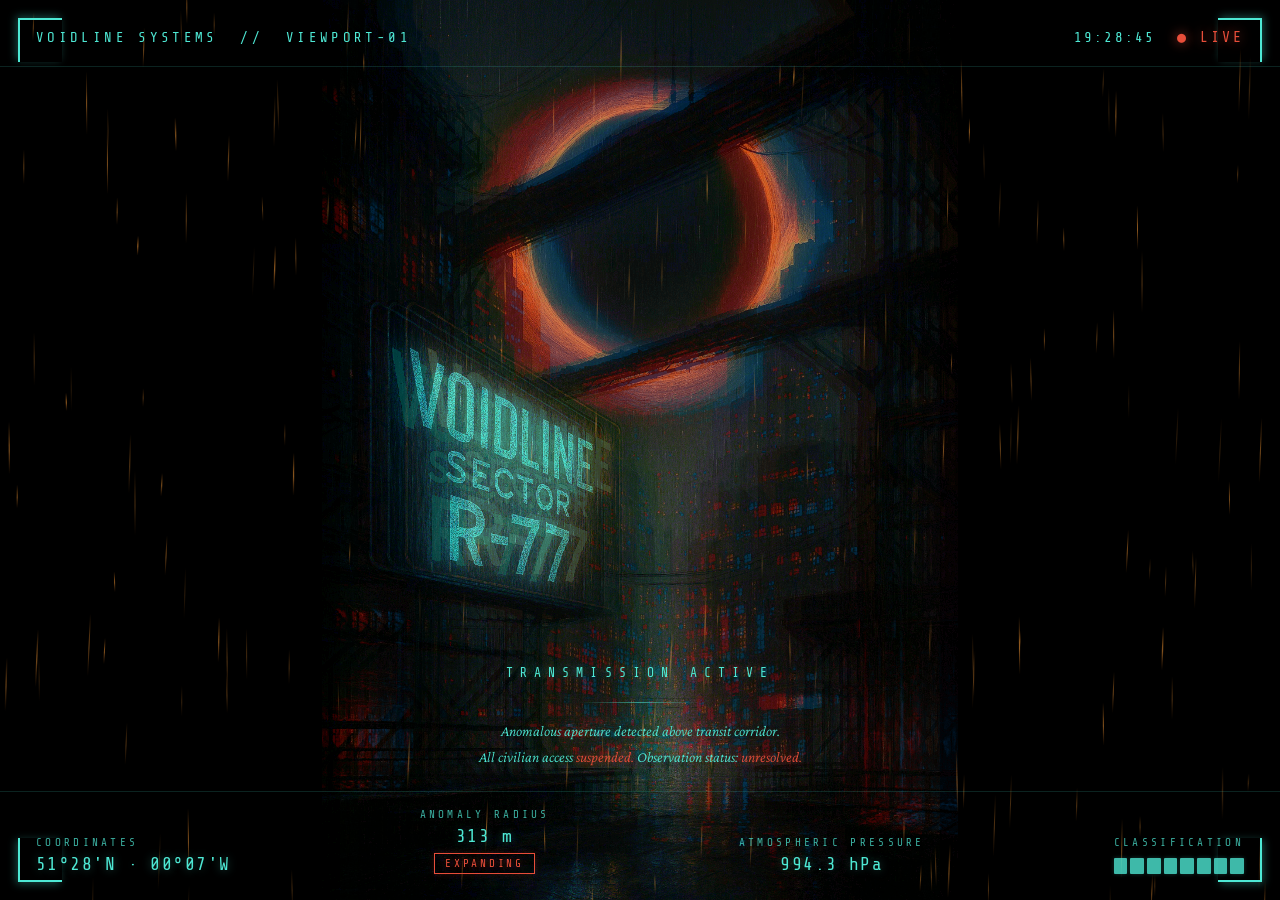
<file: index.html>
<!DOCTYPE html>
<html lang="en">
<head>
<meta charset="UTF-8"/>
<meta name="viewport" content="width=device-width, initial-scale=1.0"/>
<title>VOIDLINE / SECTOR R-77</title>
<style>
/* ── Fonts ──
   Served from this site, never from a font service: opening the page
   contacts nobody else. These are the exact files Google Fonts served
   (same bytes, from the fontsource 5.3.0 packages) with the same latin
   unicode-range, so nothing looks different. Licences in fonts/. */
@font-face {
  font-family:'Share Tech Mono'; font-style:normal; font-weight:400; font-display:swap;
  src:url(fonts/share-tech-mono-latin-400-normal.woff2) format('woff2');
  unicode-range:U+0000-00FF,U+0131,U+0152-0153,U+02BB-02BC,U+02C6,U+02DA,U+02DC,U+0304,U+0308,U+0329,U+2000-206F,U+20AC,U+2122,U+2191,U+2193,U+2212,U+2215,U+FEFF,U+FFFD;
}
@font-face {
  font-family:'Bebas Neue'; font-style:normal; font-weight:400; font-display:swap;
  src:url(fonts/bebas-neue-latin-400-normal.woff2) format('woff2');
  unicode-range:U+0000-00FF,U+0131,U+0152-0153,U+02BB-02BC,U+02C6,U+02DA,U+02DC,U+0304,U+0308,U+0329,U+2000-206F,U+20AC,U+2122,U+2191,U+2193,U+2212,U+2215,U+FEFF,U+FFFD;
}
@font-face {
  font-family:'Crimson Pro'; font-style:italic; font-weight:300; font-display:swap;
  src:url(fonts/crimson-pro-latin-300-italic.woff2) format('woff2');
  unicode-range:U+0000-00FF,U+0131,U+0152-0153,U+02BB-02BC,U+02C6,U+02DA,U+02DC,U+0304,U+0308,U+0329,U+2000-206F,U+20AC,U+2122,U+2191,U+2193,U+2212,U+2215,U+FEFF,U+FFFD;
}

*, *::before, *::after { box-sizing:border-box; margin:0; padding:0; }
:root {
  --cyan:    #4ee8d4;
  --cyan-d:  #1a7a6e;
  --cyan-b:  #8fffef;
  --text:    #4ee8d4;
  --dim:     #2a7a70;
  --red:     #c0392b;
  --red-b:   #e84e3a;
  --mono:    'Share Tech Mono', monospace;
  --display: 'Bebas Neue', sans-serif;
  --italic:  'Crimson Pro', serif;
}
html, body { width:100%; height:100%; background:#000; overflow:hidden; cursor:crosshair; }

#scene {
  position:relative; width:100%; height:100%;
  display:flex; align-items:center; justify-content:center;
}
#bg {
  display:block; width:100%; height:100%;
  object-fit:contain; object-position:center;
}
#fx { position:absolute; inset:0; pointer-events:none; }
#ui { position:absolute; inset:0; pointer-events:none; font-family:var(--mono); }

/* ── Animations ── */
@keyframes fadeUp {
  from { opacity:0; transform:translateY(14px); }
  to   { opacity:1; transform:translateY(0); }
}
@keyframes fadeIn {
  from { opacity:0; }
  to   { opacity:1; }
}
@keyframes blink  { 0%,100%{opacity:1} 50%{opacity:0.2} }
@keyframes pulse  { 0%,100%{opacity:0.9} 50%{opacity:0.4} }



/* ── Corner brackets ── */
.corner {
  position:absolute; width:44px; height:44px;
  opacity:0; animation:fadeIn 0.5s ease forwards 0.3s;
}
.corner.tl { top:18px;    left:18px;    border-top:2px solid var(--cyan); border-left:2px solid var(--cyan); box-shadow: -2px -2px 8px rgba(78,232,212,0.3); }
.corner.tr { top:18px;    right:18px;   border-top:2px solid var(--cyan); border-right:2px solid var(--cyan); box-shadow: 2px -2px 8px rgba(78,232,212,0.3); }
.corner.bl { bottom:18px; left:18px;    border-bottom:2px solid var(--cyan); border-left:2px solid var(--cyan); box-shadow: -2px 2px 8px rgba(78,232,212,0.3); }
.corner.br { bottom:18px; right:18px;   border-bottom:2px solid var(--cyan); border-right:2px solid var(--cyan); box-shadow: 2px 2px 8px rgba(78,232,212,0.3); }

/* ── Top bar ── */
#top {
  position:absolute; top:0; left:0; right:0;
  padding:28px 36px 20px;
  display:flex; justify-content:space-between; align-items:center;
  font-size:14px; letter-spacing:0.24em; text-transform:uppercase;
  color:var(--cyan);
  border-bottom:1px solid rgba(78,232,212,0.15);
  opacity:0; animation:fadeUp 0.8s ease forwards 0.5s;
}
#top .r { display:flex; gap:22px; align-items:center; }
.live {
  color:var(--red-b); font-size:15px; letter-spacing:0.2em;
  animation:blink 2.4s ease-in-out infinite;
  text-shadow: 0 0 12px rgba(232,78,58,0.7);
}
#clock { letter-spacing:0.15em; color:var(--cyan); }

/* ── Title block ── */
#title {
  position:absolute;
  bottom:130px;
  left:0; right:0;
  display:flex; flex-direction:column; align-items:center; text-align:center;
  opacity:0; animation:fadeUp 1.1s ease forwards 1.2s;
}
#title .t-eyebrow {
  font-family:var(--mono);
  font-size:13px; letter-spacing:0.55em;
  color:var(--cyan); margin-bottom:6px;
  text-shadow: 0 0 8px rgba(78,232,212,0.5);
}

/* Dilapidated title — SVG turbulence filter erodes the letterforms */
#title .t-name {
  font-family:var(--display);
  font-size:clamp(52px, 8vw, 110px);
  line-height:0.92;
  color:var(--cyan);
  letter-spacing:0.06em;
  text-shadow:
    0 0 12px rgba(78,232,212,0.9),
    0 0 35px rgba(78,232,212,0.55),
    0 0 80px rgba(78,232,212,0.25),
    0 0 140px rgba(78,232,212,0.1);
}

#title .t-divider {
  width:120px; height:1px;
  background:linear-gradient(to right, transparent, var(--cyan), transparent);
  margin:16px auto; opacity:0.55;
}
#title .t-desc {
  font-family:var(--italic); font-style:italic; font-weight:300;
  font-size:15px; line-height:1.7;
  color:var(--cyan); max-width:360px;
}
#title .t-desc em {
  color:var(--red-b); font-style:italic;
  text-shadow: 0 0 10px rgba(232,78,58,0.6);
}

/* ── Bottom bar ── */
#bottom {
  position:absolute; bottom:0; left:0; right:0;
  padding:16px 36px 26px;
  display:flex; justify-content:space-between; align-items:flex-end;
  border-top:1px solid rgba(78,232,212,0.15);
  opacity:0; animation:fadeUp 0.8s ease forwards 2.0s;
}
.dc   { display:flex; flex-direction:column; gap:5px; }
.dc.c { align-items:center; }
.dc.r { align-items:flex-end; }
.dl {
  font-size:11px; letter-spacing:0.3em;
  text-transform:uppercase; color:var(--cyan); opacity:0.75;
}
.dv {
  font-size:18px; letter-spacing:0.08em;
  color:var(--cyan);
  text-shadow: 0 0 10px rgba(78,232,212,0.35);
}
@keyframes gfl {
  0%,93%  { opacity:1; clip-path:none; color:var(--cyan); }
  94%     { opacity:0.4; clip-path:inset(25% 0 45% 0); color:var(--cyan-b); }
  95%     { opacity:1; clip-path:none; }
  96%     { opacity:0.5; clip-path:inset(55% 0 15% 0); transform:translateX(2px); }
  97%,100%{ opacity:1; clip-path:none; transform:none; color:var(--cyan); }
}
/* .glitch is standalone — not coupled to .dv. Offsets randomized per load via JS. */
.glitch { animation:gfl 7s steps(1) infinite; }
.dv.red {
  color:var(--red-b);
  text-shadow: 0 0 10px rgba(232,78,58,0.5);
}
.status {
  font-size:11px; letter-spacing:0.25em; text-transform:uppercase;
  color:var(--cyan); border:1px solid var(--cyan);
  padding:3px 10px; margin-top:2px;
  animation:pulse 3s ease-in-out infinite;
}
.status.red {
  color:var(--red-b); border-color:var(--red-b);
  text-shadow: 0 0 8px rgba(232,78,58,0.5);
  box-shadow: 0 0 6px rgba(232,78,58,0.2);
}

/* Classification bars */
.class-bars {
  display:flex;
  align-items:flex-end;
  gap:3px;
  width:100%;
  height:16px;      /* fixed — bars never push the layout */
  margin-top:4px;
}
.class-bars span {
  flex:1;
  height:100%;      /* JS overrides height on dip bars */
  background:var(--cyan);
  border-radius:1px;
  opacity:0.8;
  transition: height 0.4s ease-in;   /* snap down quickly, no auto-restore smooth */
  box-shadow: 0 0 4px rgba(78,232,212,0.3);
}

@media(max-width:705px){
  /* Top bar — hide label, keep clock + LIVE right-aligned */
  #top { justify-content:flex-end; padding:16px 20px 12px; }
  #top > span:first-child { display:none; }
  #top .r { gap:14px; }
  .live { font-size:13px; }
  #clock { font-size:12px; }

  /* Corner brackets — pushed inward enough to clear text in all corners */
  .corner { width:28px; height:28px; }
  .corner.tl { top:8px;    left:8px;   }
  .corner.tr { top:8px;    right:8px;  } /* LIVE sits inside the bar, no overlap */
  .corner.bl { bottom:8px; left:8px;   }
  .corner.br { bottom:8px; right:8px;  }

  /* Title — anchored above bottom bar, same as desktop logic */
  #title {
    bottom: 130px;
    top: auto;
    transform: none;
    padding: 0 16px;
  }
  #title .t-name {
    font-size: clamp(38px, 13vw, 72px);
    max-width: 3.5em;
    word-break: break-word;
    line-height: 0.95;
  }
  #title .t-eyebrow { font-size:10px; letter-spacing:0.35em; }
  #title .t-desc { font-size:13px; max-width:90vw; }
  #title .t-divider { width:80px; margin:10px auto; }

  /* Bottom bar — 2x2 grid */
  #bottom {
    display: grid;
    grid-template-columns: 1fr 1fr;
    grid-template-rows: auto auto;
    gap: 14px 10px;
    padding: 14px 20px 18px;
    align-items: start;
  }
  #bottom .dc:nth-child(1) { align-items:flex-start !important; }
  #bottom .dc:nth-child(2) { align-items:flex-end   !important; }
  #bottom .dc:nth-child(3) { align-items:flex-start !important; }
  #bottom .dc:nth-child(4) { align-items:flex-end   !important; }
  #bottom .dc.c { align-items:inherit; }
  #bottom .dc.r { align-items:flex-end; }

  .dl { font-size:9px; letter-spacing:0.2em; }
  .dv { font-size:14px; }
  .status { font-size:9px; padding:2px 7px; }
}
</style>
</head>
<body>

<div id="scene">
  <img id="bg" src="" alt="Voidline Sector R-77"/>
  <canvas id="fx"></canvas>

  <div id="ui">
    <div class="corner tl"></div><div class="corner tr"></div>
    <div class="corner bl"></div><div class="corner br"></div>

    <div id="top">
      <span>VOIDLINE SYSTEMS &nbsp;//&nbsp; VIEWPORT-01</span>
      <div class="r">
        <span id="clock">--:--:--</span>
        <span class="live">● LIVE</span>
      </div>
    </div>

    <div id="title">
      <div class="t-eyebrow">TRANSMISSION ACTIVE</div>
      <div class="t-name glitch">VOIDLINE SECTOR R-77</div>
      <div class="t-divider"></div>
      <p class="t-desc">
        Anomalous aperture detected above transit corridor.<br/>
        All civilian access <em>suspended.</em> Observation status: <em>unresolved.</em>
      </p>
    </div>

    <div id="bottom">
      <div class="dc">
        <div class="dl">Coordinates</div>
        <div class="dv glitch" id="coords">51°28'N · 00°07'W</div>
      </div>
      <div class="dc c">
        <div class="dl">Anomaly Radius</div>
        <div class="dv" id="radius">— m</div>
        <div class="status red">EXPANDING</div>
      </div>
      <div class="dc c">
        <div class="dl">Atmospheric Pressure</div>
        <div class="dv glitch" id="pressure">994.3 hPa</div>
      </div>
      <div class="dc r">
        <div class="dl">Classification</div>
        <div class="class-bars">
          <span></span><span></span><span></span><span></span>
          <span></span><span></span><span></span><span></span>
        </div>
      </div>
    </div>
  </div>
</div>

<script>
(function(){
'use strict';
const rand    = (a,b)=>Math.random()*(b-a)+a;
const randInt = (a,b)=>Math.floor(rand(a,b));
const clamp   = (v,a,b)=>Math.max(a,Math.min(b,v));

/* Clock */
const clockEl=document.getElementById('clock');
function tick(){
  const n=new Date();
  clockEl.textContent=
    String(n.getHours()).padStart(2,'0')+':'+
    String(n.getMinutes()).padStart(2,'0')+':'+
    String(n.getSeconds()).padStart(2,'0');
}
tick(); setInterval(tick,1000);

/* ── Image pool ──
   desktop: all three viewports, random each load
   mobile (≤705px): portrait viewports only
   showTitle: false = billboard image already has the name, hide .t-name
*/
const IMAGES = [
  { src: 'Voidline_Sector_R-77_viewport_01.jpg', showTitle: true,  portrait: false },
  { src: 'Voidline_Sector_R-77_viewport_02_portrait.jpg', showTitle: false, portrait: true  },
  { src: 'Voidline_Sector_R-77_viewport_03_portrait.jpg', showTitle: false, portrait: true  },
];
const img      = document.getElementById('bg');
const isMobile = window.matchMedia('(max-width:705px)').matches;
const pool     = isMobile ? IMAGES.filter(i => i.portrait) : IMAGES;
const chosen   = pool[Math.floor(Math.random() * pool.length)];

img.src = chosen.src;
if (!chosen.showTitle) {
  document.querySelector('#title .t-name').style.display = 'none';
}

/* Randomize glitch offsets so firing order varies every page load */
['.t-name', '#coords', '#pressure'].forEach(sel => {
  const el = document.querySelector(sel);
  if (el) el.style.animationDelay = `-${(Math.random() * 7).toFixed(2)}s`;
});

/* Radius */
const radEl=document.getElementById('radius');
let rv=312,rd=1;
function tickR(){
  if(Math.random()<0.04) rd*=-1;
  rv+=rd*randInt(0,2);
  rv=clamp(rv,200,600);
  radEl.textContent=`${rv} m`;
}
setInterval(tickR,900);

/* Canvas */
const canvas=document.getElementById('fx');
const ctx=canvas.getContext('2d');

function imgRect(){
  const vw=window.innerWidth, vh=window.innerHeight;
  const iw=img.naturalWidth||vw, ih=img.naturalHeight||vh;
  const sc=Math.min(vw/iw,vh/ih);
  const dw=iw*sc, dh=ih*sc;
  return {x:(vw-dw)/2, y:(vh-dh)/2, w:dw, h:dh};
}
function resize(){ canvas.width=window.innerWidth; canvas.height=window.innerHeight; }
window.addEventListener('resize',resize); resize();

/* Rain — spans full canvas, same amber drops everywhere.
   Drops are seeded across the whole viewport so bars get identical coverage. */
const drops=[];
function mkDrop(ry){
  const vw=canvas.width, vh=canvas.height;
  return {
    x:   rand(0, vw),
    y:   ry ? rand(0, vh) : rand(-110, -5),
    len: rand(18,65),
    spd: rand(7,22),
    op:  rand(0.2,0.6),
    w:   rand(0.6,1.4),
    ang: rand(-0.05,0.03),
  };
}
for(let i=0;i<220;i++) drops.push(mkDrop(true));

function drawRain(){
  const vw=canvas.width, vh=canvas.height;
  for(const d of drops){
    const dx=Math.sin(d.ang)*d.len;
    const dy=Math.cos(d.ang)*d.len;
    const g=ctx.createLinearGradient(d.x,d.y,d.x+dx,d.y+dy);
    g.addColorStop(0,   'rgba(210,120,30,0)');
    g.addColorStop(0.45,`rgba(225,138,45,${d.op})`);
    g.addColorStop(0.55,`rgba(235,148,55,${d.op})`);
    g.addColorStop(1,   'rgba(190,100,20,0)');
    ctx.beginPath();
    ctx.moveTo(d.x,d.y);
    ctx.lineTo(d.x+dx,d.y+dy);
    ctx.strokeStyle=g; ctx.lineWidth=d.w; ctx.stroke();
    d.x+=Math.sin(d.ang)*d.spd*0.3;
    d.y+=Math.cos(d.ang)*d.spd;
    if(d.y-d.len>vh || d.x>vw+50 || d.x<-50)
      Object.assign(d,mkDrop(false));
  }
}

/* Glitch engine */
let gTimer=0, gType='none', gElapsed=0, gDur=0, gTotalDur=0;
let rgbStartOff=0, rgbCurOff=0;
let slices=[], scanBlocks=[];

function buildSlices(){
  const r=imgRect(); slices=[];
  const n=randInt(2,4);
  for(let i=0;i<n;i++)
    slices.push({
      y:  r.y+rand(0,r.h),
      h:  rand(2,r.h*0.06),
      dx: (Math.random()<0.5?1:-1)*rand(4,r.w*0.07),
    });
}

/* Both boot and recurring RGB use identical easing:
   t = elapsed / totalDur  →  ease-in t² curve */
function startRGB(startOff, dur){
  gType=       'rgb';
  rgbStartOff=  startOff;
  rgbCurOff=    startOff;
  gDur=         dur;
  gTotalDur=    dur;   // fixed denominator — same as boot
  gElapsed=     0;
}

function buildScanBlocks(){
  // 1–3 small dark rectangles, short-lived, random positions within image
  const r=imgRect(); scanBlocks=[];
  const n=randInt(1,4);
  for(let i=0;i<n;i++){
    const bh=rand(r.h*0.04, r.h*0.11);  // 4–11% of image height
    const bw=rand(r.w*0.2,  r.w*0.55);  // 20–55% of image width
    scanBlocks.push({
      x: r.x + rand(0, r.w-bw),
      y: r.y + rand(0, r.h-bh),
      w: bw, h: bh,
    });
  }
}

function triggerGlitch(){
  const roll = Math.random();
  if(roll < 0.38){
    // Horizontal slice dropout
    gType='slice'; gDur=rand(1.5,2.8); gTotalDur=gDur; gElapsed=0; buildSlices();
  } else if(roll < 0.75){
    // Scanline flicker blocks — rare, short (1s)
    gType='scan'; gDur=1.0; gTotalDur=1.0; gElapsed=0; buildScanBlocks();
  } else {
    // RGB convergence
    startRGB(rand(12,22), rand(2.0,3.2));
  }
}

function drawGlitch(){
  if(!img.naturalWidth) return;
  const r=imgRect();
  if(gType==='rgb'){
    if(rgbCurOff<0.4) return;
    ctx.save();
    ctx.globalCompositeOperation='screen'; ctx.globalAlpha=0.22;
    ctx.filter='saturate(10) hue-rotate(0deg) brightness(1.4)';
    ctx.drawImage(img, r.x-rgbCurOff, r.y, r.w, r.h);
    ctx.filter='saturate(10) hue-rotate(200deg) brightness(1.4)';
    ctx.drawImage(img, r.x+rgbCurOff, r.y, r.w, r.h);
    ctx.filter='none'; ctx.restore();
  } else if(gType==='slice'){
    ctx.save();
    for(const s of slices){
      ctx.save();
      ctx.beginPath(); ctx.rect(r.x,s.y,r.w,s.h); ctx.clip();
      ctx.drawImage(img,r.x+s.dx,r.y,r.w,r.h);
      ctx.restore();
    }
    ctx.restore();
  } else if(gType==='scan'){
    // Flicker: alternate dark/slightly-visible each frame for a jittery feel
    const flicker = Math.random() < 0.5;
    ctx.save();
    ctx.globalAlpha = flicker ? 0.82 : 0.55;
    for(const b of scanBlocks){
      ctx.fillStyle='rgba(0,0,0,1)';
      ctx.fillRect(b.x, b.y, b.w, b.h);
      // cyan scanline stripes across the block
      ctx.fillStyle='rgba(78,232,212,0.28)';
      for(let sy=b.y; sy<b.y+b.h; sy+=3){
        ctx.fillRect(b.x, sy, b.w, 1);
      }
    }
    ctx.restore();
  }
}

/* Boot sequence */
let booting=true;
const BOOT_DUR=2.6, BOOT_OFF=24;
gType='rgb'; rgbCurOff=BOOT_OFF; gElapsed=0; gTotalDur=BOOT_DUR;

let last=0;
let animId=null;
let timeScale=1.0, targetScale=1.0;

function loop(ts){
  animId=requestAnimationFrame(loop);
  const rawDt=Math.min((ts-last)/1000,0.05); last=ts;

  // Slow lerp — stays in perceptible range longer (~5s fade at 60fps)
  timeScale+=(targetScale-timeScale)*0.015;
  const dt=rawDt*timeScale;

  // Frame-skip — as timeScale falls, randomly bail before redrawing.
  // Combines with the slow lerp: long silky deceleration into stutter-freeze.
  if(targetScale===0 && Math.random()>timeScale){
    if(timeScale<0.005){ cancelAnimationFrame(animId); animId=null; }
    return;
  }

  ctx.clearRect(0,0,canvas.width,canvas.height);
  drawRain();

  if(booting){
    gElapsed+=dt;
    const t=Math.min(gElapsed/BOOT_DUR,1);
    rgbCurOff=BOOT_OFF*(1-t*t);
    drawGlitch();
    if(gElapsed>=BOOT_DUR){
      booting=false; gType='none'; gTimer=rand(6,12);
    }
  } else {
    if(gType==='none'){
      gTimer-=dt;
      if(gTimer<=0) triggerGlitch();
    } else {
      gElapsed+=dt; gDur-=dt;
      if(gType==='rgb'){
        const t=Math.min(gElapsed/gTotalDur,1);
        rgbCurOff=rgbStartOff*(1-t*t);
      }
      drawGlitch();
      if(gType==='slice'&&Math.random()<0.08) buildSlices();
      if(gDur<=0){ gType='none'; gTimer=rand(6,12); }
    }
  }

}

function slowDown(){ targetScale=0; }
function speedUp(){
  targetScale=1;
  if(!animId){ last=performance.now(); animId=requestAnimationFrame(loop); }
}

function start(){ if(!animId){ last=performance.now(); animId=requestAnimationFrame(loop); } }
if(img.complete&&img.naturalWidth) start();
else img.addEventListener('load',start);

// Tab switch (same browser window)
document.addEventListener('visibilitychange',()=>{
  document.hidden ? slowDown() : speedUp();
});
// App focus (switching to/from another application, address bar, devtools, etc.)
window.addEventListener('blur',  slowDown);
window.addEventListener('focus', speedUp);

/* ── Classification bars ── */
const barEls = Array.from(document.querySelectorAll('.class-bars span'));
const BAR_COUNT = barEls.length; // 8
let prevDippers = []; // track which bars are currently dipped

function dipBars(){
  // Restore previous dippers back to full height + bright cyan
  prevDippers.forEach(i=>{
    barEls[i].style.height = '100%';
    barEls[i].style.background = 'var(--cyan)';
    barEls[i].style.boxShadow = '0 0 4px rgba(78,232,212,0.3)';
  });

  // Pick 1–3 random bars
  const indices = [...Array(BAR_COUNT).keys()];
  for(let i=indices.length-1;i>0;i--){
    const j=Math.floor(Math.random()*(i+1));
    [indices[i],indices[j]]=[indices[j],indices[i]];
  }
  const dipCount = randInt(1, 4); // 1, 2, or 3
  const dippers  = indices.slice(0, dipCount);
  prevDippers    = dippers;

  // Dip to random height 0–75%, turn bright red
  dippers.forEach(i=>{
    barEls[i].style.height     = `${rand(5, 75)}%`;
    barEls[i].style.background = 'var(--red-b)';
    barEls[i].style.boxShadow  = '0 0 6px rgba(232,78,58,0.5)';
  });

  // Next cycle in 3–5s — dipped bars stay as-is until then
  setTimeout(dipBars, rand(3000, 5000));
}

setTimeout(dipBars, rand(3000, 5000));

})();
</script>
</body>
</html>
</file>
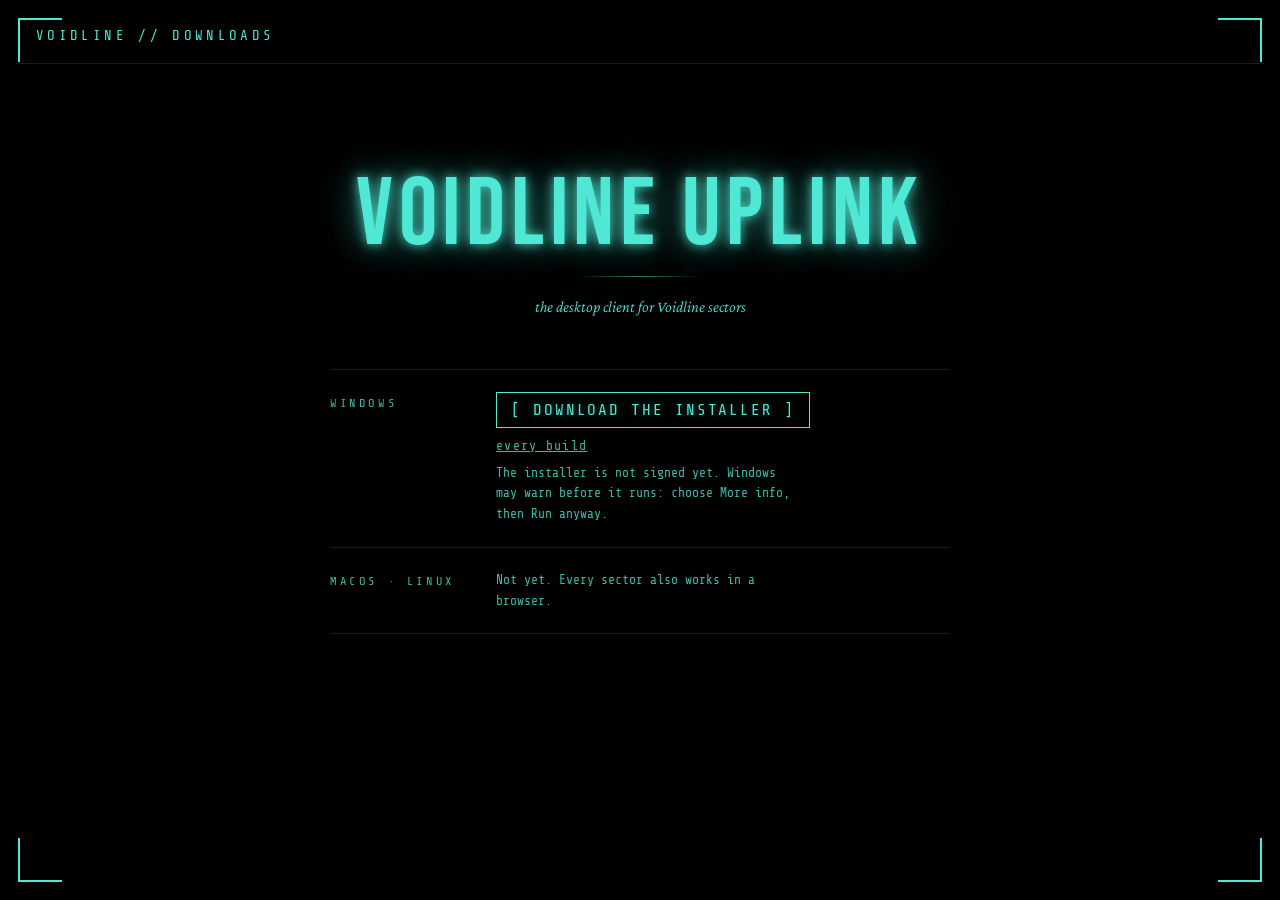
<file: downloads/index.html>
<!DOCTYPE html>
<html lang="en">
<head>
<meta charset="UTF-8"/>
<meta name="viewport" content="width=device-width, initial-scale=1.0"/>
<!-- Everything this page loads comes from this site; the policy says so to the browser. -->
<meta http-equiv="Content-Security-Policy" content="default-src 'none'; style-src 'self'; font-src 'self'; img-src 'self'; base-uri 'none'; form-action 'none'"/>
<!-- Out of search results until the app is public on the Microsoft Store. -->
<meta name="robots" content="noindex"/>
<meta name="referrer" content="no-referrer"/>
<title>VOIDLINE / DOWNLOADS</title>
<link rel="icon" href="../favicon.ico"/>
<link rel="stylesheet" href="downloads.css"/>
</head>
<body>
<main id="frame">
  <span class="corner tl"></span><span class="corner tr"></span>
  <span class="corner bl"></span><span class="corner br"></span>

  <header id="top">
    <span>VOIDLINE // DOWNLOADS</span>
  </header>

  <section id="title">
    <h1 class="t-name">VOIDLINE UPLINK</h1>
    <div class="t-divider"></div>
    <p class="t-desc">the desktop client for Voidline sectors</p>
  </section>

  <section id="platforms">
    <div class="row">
      <div class="label">WINDOWS</div>
      <div class="body">
        <a class="get" href="https://github.com/voidline-sector/downloads/releases/latest/download/Voidline-Uplink-Setup.exe">[ DOWNLOAD THE INSTALLER ]</a>
        <a class="quiet" href="https://github.com/voidline-sector/downloads/releases">every build</a>
        <p class="note">The installer is not signed yet. Windows may warn before it runs: choose More info, then Run anyway.</p>
      </div>
    </div>
    <div class="row">
      <div class="label">MACOS · LINUX</div>
      <div class="body">
        <p class="note">Not yet. Every sector also works in a browser.</p>
      </div>
    </div>
  </section>
</main>
</body>
</html>
</file>
<file: downloads/downloads.css>
/* The downloads page. A file of its own (not an inline <style>) because the
   page's Content-Security-Policy allows styles from this site only. Fonts and
   palette are the front page's own (index.html), served from ../fonts/. */

@font-face {
  font-family:'Share Tech Mono'; font-style:normal; font-weight:400; font-display:swap;
  src:url(../fonts/share-tech-mono-latin-400-normal.woff2) format('woff2');
  unicode-range:U+0000-00FF,U+0131,U+0152-0153,U+02BB-02BC,U+02C6,U+02DA,U+02DC,U+0304,U+0308,U+0329,U+2000-206F,U+20AC,U+2122,U+2191,U+2193,U+2212,U+2215,U+FEFF,U+FFFD;
}
@font-face {
  font-family:'Bebas Neue'; font-style:normal; font-weight:400; font-display:swap;
  src:url(../fonts/bebas-neue-latin-400-normal.woff2) format('woff2');
  unicode-range:U+0000-00FF,U+0131,U+0152-0153,U+02BB-02BC,U+02C6,U+02DA,U+02DC,U+0304,U+0308,U+0329,U+2000-206F,U+20AC,U+2122,U+2191,U+2193,U+2212,U+2215,U+FEFF,U+FFFD;
}
@font-face {
  font-family:'Crimson Pro'; font-style:italic; font-weight:300; font-display:swap;
  src:url(../fonts/crimson-pro-latin-300-italic.woff2) format('woff2');
  unicode-range:U+0000-00FF,U+0131,U+0152-0153,U+02BB-02BC,U+02C6,U+02DA,U+02DC,U+0304,U+0308,U+0329,U+2000-206F,U+20AC,U+2122,U+2191,U+2193,U+2212,U+2215,U+FEFF,U+FFFD;
}

:root {
  --cyan:    #4ee8d4;
  --cyan-b:  #8fffef;
  --mono:    'Share Tech Mono', monospace;
  --display: 'Bebas Neue', sans-serif;
  --italic:  'Crimson Pro', serif;
}

* { box-sizing:border-box; margin:0; padding:0; }
html, body { min-height:100%; background:#000; color:var(--cyan); font-family:var(--mono); }

#frame {
  position:relative;
  min-height:100vh;
  padding:0 16px 72px;
  display:flex; flex-direction:column; align-items:center;
}

.corner { position:absolute; width:44px; height:44px; pointer-events:none; }
.corner.tl { top:18px;    left:18px;  border-top:2px solid var(--cyan);    border-left:2px solid var(--cyan); }
.corner.tr { top:18px;    right:18px; border-top:2px solid var(--cyan);    border-right:2px solid var(--cyan); }
.corner.bl { bottom:18px; left:18px;  border-bottom:2px solid var(--cyan); border-left:2px solid var(--cyan); }
.corner.br { bottom:18px; right:18px; border-bottom:2px solid var(--cyan); border-right:2px solid var(--cyan); }

#top {
  align-self:stretch;
  padding:28px 20px 20px;
  font-size:14px; letter-spacing:0.24em;
  border-bottom:1px solid rgba(78,232,212,0.15);
}

#title {
  margin-top:clamp(40px, 12vh, 120px);
  display:flex; flex-direction:column; align-items:center; text-align:center;
}
#title .t-name {
  font-family:var(--display); font-weight:400;
  font-size:clamp(48px, 9vw, 96px);
  line-height:0.92; letter-spacing:0.06em;
  text-shadow:
    0 0 12px rgba(78,232,212,0.9),
    0 0 35px rgba(78,232,212,0.55),
    0 0 80px rgba(78,232,212,0.25);
}
#title .t-divider {
  width:120px; height:1px; margin:16px auto; opacity:0.55;
  background:linear-gradient(to right, transparent, var(--cyan), transparent);
}
#title .t-desc {
  font-family:var(--italic); font-style:italic; font-weight:300;
  font-size:16px; line-height:1.7;
}

#platforms {
  margin-top:48px;
  width:100%; max-width:620px;
  border-top:1px solid rgba(78,232,212,0.15);
}
.row {
  display:grid; grid-template-columns:150px 1fr; gap:16px;
  padding:22px 0;
  border-bottom:1px solid rgba(78,232,212,0.15);
}
.label { font-size:12px; letter-spacing:0.3em; opacity:0.8; padding-top:4px; }
.body { display:flex; flex-direction:column; align-items:flex-start; gap:10px; }

a { color:var(--cyan); }
.get {
  font-size:16px; letter-spacing:0.12em; text-decoration:none;
  border:1px solid var(--cyan); padding:8px 14px;
  text-shadow:0 0 10px rgba(78,232,212,0.4);
}
.get:hover, .get:focus-visible {
  color:var(--cyan-b); border-color:var(--cyan-b);
  box-shadow:0 0 12px rgba(78,232,212,0.35); outline:none;
}
.quiet { font-size:13px; letter-spacing:0.1em; opacity:0.8; }
.quiet:hover, .quiet:focus-visible { opacity:1; color:var(--cyan-b); outline:none; }
.note { font-size:13px; line-height:1.6; opacity:0.8; max-width:42ch; }

@media (max-width: 560px) {
  .row { grid-template-columns:1fr; gap:10px; }
  #top { font-size:12px; letter-spacing:0.18em; }
}
</file>
